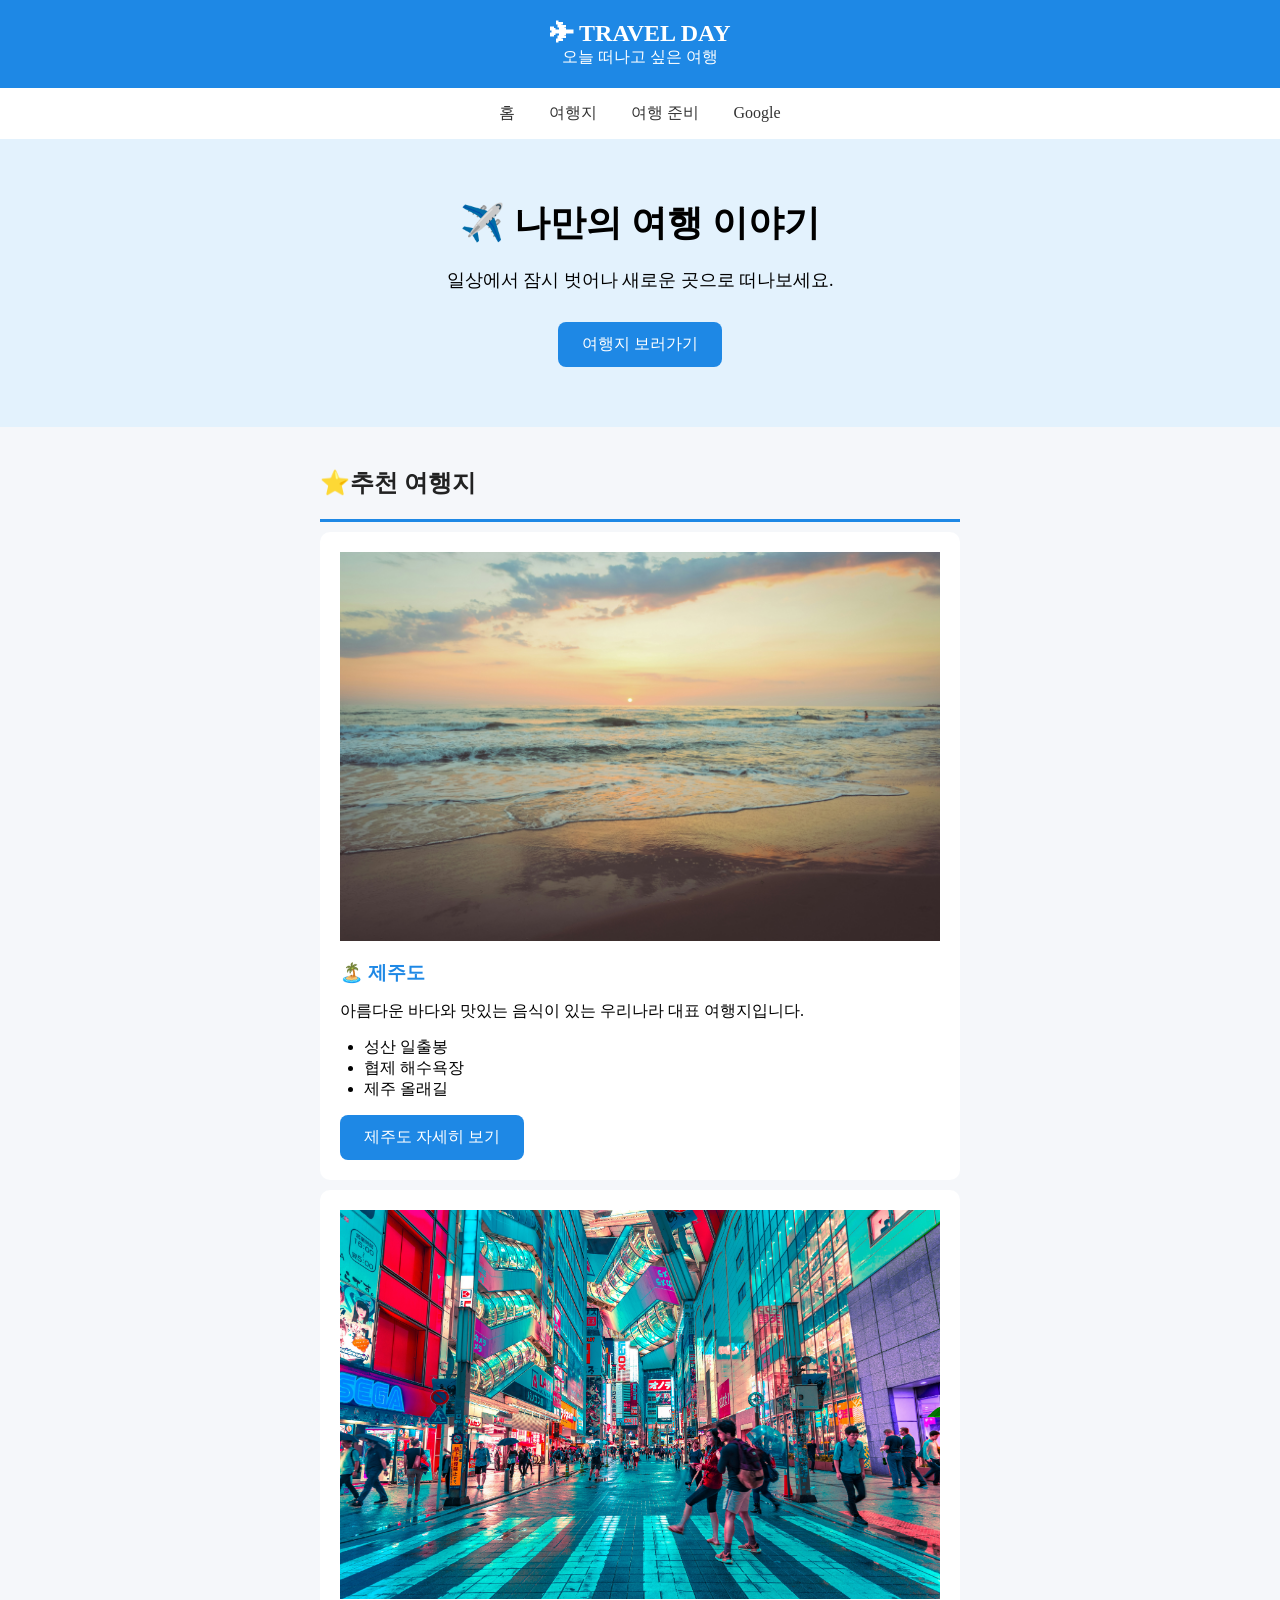
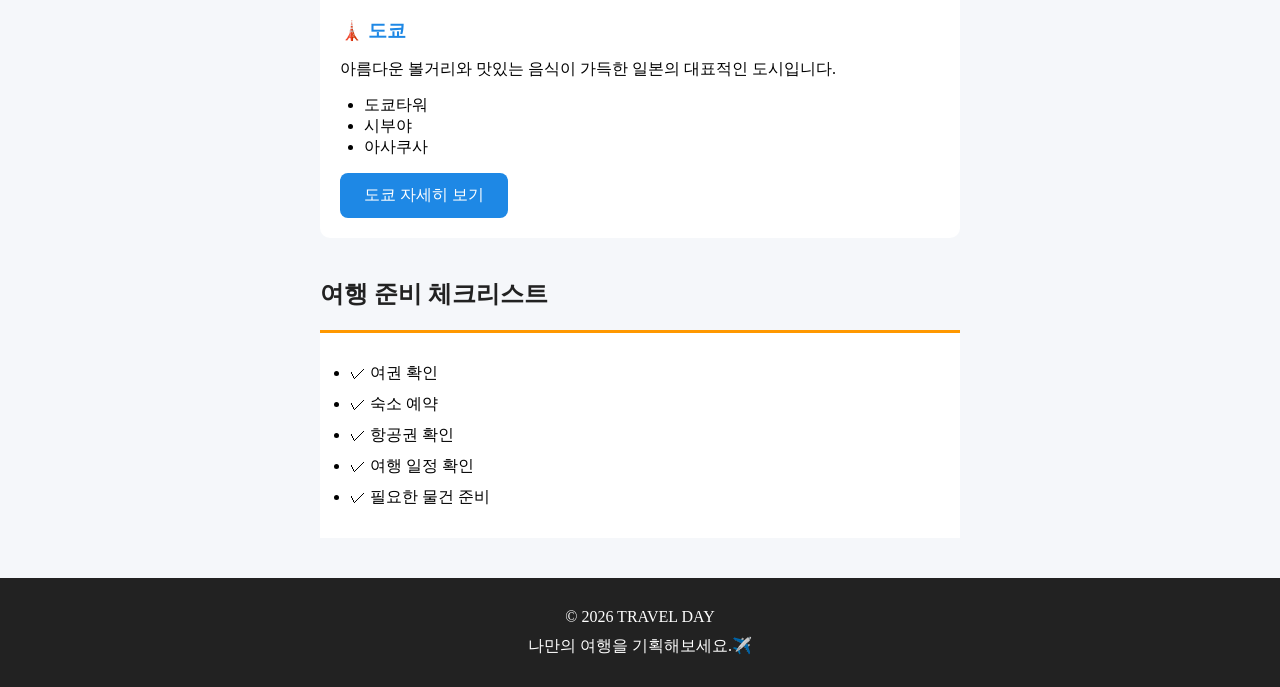
<file: index.html>
<!DOCTYPE html>
<html lang="ko">
<head>
    <meta charset="UTF-8">
    <meta name="viewport" content="width=device-width, initial-scale=1.0">
    <title>TRAVEL DAY</title>
    <link rel="stylesheet" href="main.css">
</head>
<body>
    <!-- 헤더 -->
    <header>
    <!-- 로고 -->
    <div id="logo">✈ TRAVEL DAY</div>
    <!-- 설명 -->
    <p>오늘 떠나고 싶은 여행</p>
    </header>
    <!-- 네비케이션 -->
    <nav>
        <a href="#">홈</a>
        <a href="#travel">여행지</a>
        <a href="#check">여행 준비</a>
        <a href="https://www.google.com">Google</a>
    </nav>
    <!-- 메인 베너 -->
    <div class="hero">
        <h1>✈️ 나만의 여행 이야기</h1>
        <p>일상에서 잠시 벗어나 새로운 곳으로 떠나보세요.</p>
        <a href="#" class="button">여행지 보러가기</a>
    </div>
    <!-- 추천 여행지 -->
    <section id="travel">
        <h2>⭐추천 여행지</h2>
        <hr>
        <!-- 제주도 -->
        <div class="travel">
            <img src="images/jeju.png" alt="제주해변">
            <h3>🏝️ 제주도</h3>
            <p>아름다운 바다와 맛있는 음식이 있는
                우리나라 대표 여행지입니다.</p>
            <ul>
                <li>성산 일출봉</li>
                <li>협제 해수욕장</li>
                <li>제주 올래길</li>
            </ul>
            <!-- 제주도 상세페이지 이동 버튼 -->
            <a href="jeju.html" class="button">제주도 자세히 보기</a>

        </div>
        <!-- 도쿄 -->
        <div class="travel">
            <img src="images/Tokyo.png" alt="도쿄">
            <h3>🗼 도쿄</h3>
            <p>아름다운 볼거리와 맛있는 음식이 가득한
                일본의 대표적인 도시입니다.</p>
            <ul>
                <li>도쿄타워</li>
                <li>시부야</li>
                <li>아사쿠사</li>
            </ul>
            <!-- 도쿄 상세페이지 이동 버튼 -->
            <a href="Tokyo.html" class="button">도쿄 자세히 보기</a> 
        </div>
    </section>
    <!-- 여행 준비 -->
    <section id="check">
        <h2>여행 준비 체크리스트</h2>
        <hr class="check_line">
        <!-- 준비 리스트 -->
        <ul class="check">
            <li>✓ 여권 확인</li>
            <li>✓ 숙소 예약</li>
            <li>✓ 항공권 확인</li>
            <li>✓ 여행 일정 확인</li>
            <li>✓ 필요한 물건 준비</li>
        </ul>
    </section>
    <!-- 풋터 -->
    <footer>
        <p>© 2026 TRAVEL DAY</p>
        <p>
            나만의 여행을 기획해보세요.✈️
        </p>
    </footer>
</body>
</html>
</file>
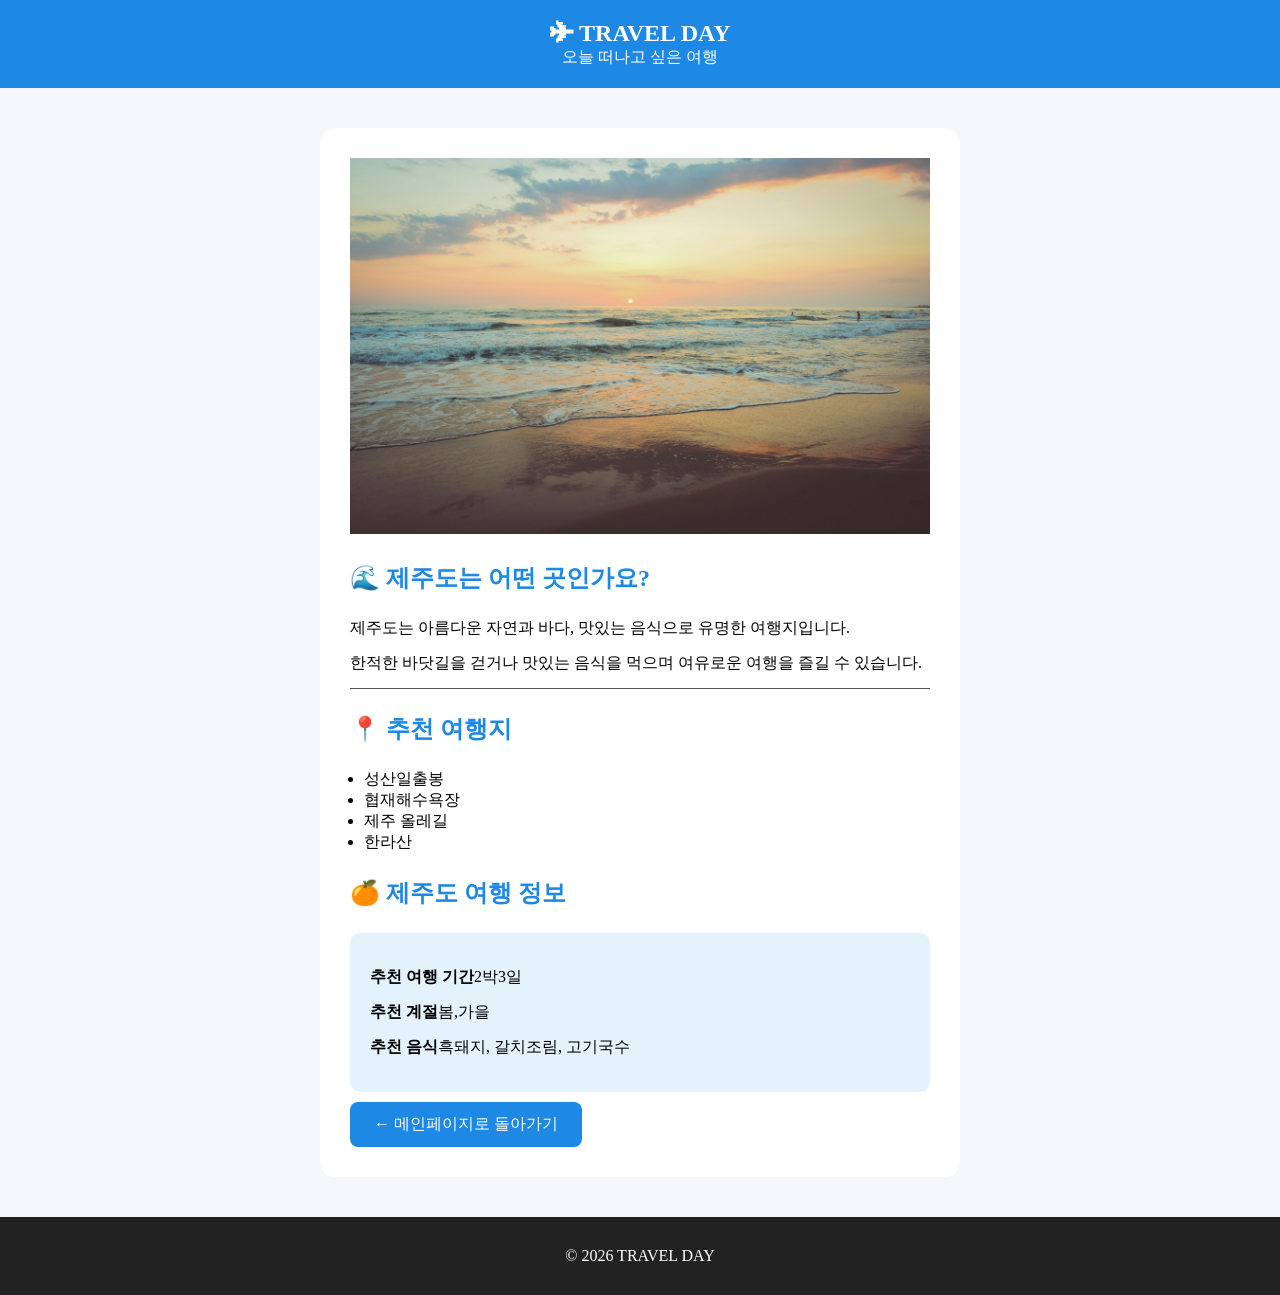
<file: jeju.html>
<!DOCTYPE html>
<html lang="ko">
<head>
    <meta charset="UTF-8">
    <meta name="viewport" content="width=device-width, initial-scale=1.0">
    <title>제주도 상세보기</title>
    <link rel="stylesheet" href="main.css">
</head>
<body>
    <!-- 헤더 -->
    <header>
    <!-- 로고 -->
    <div id="logo">✈ TRAVEL DAY</div>
    <!-- 설명 -->
    <p>오늘 떠나고 싶은 여행</p>
    </header>
    <!-- 메인 -->
    <section>
        <div class="intro">
            <img src="images/jeju.png" alt="제주해변">
            <h2>🌊 제주도는 어떤 곳인가요?</h2>

            <p>
                제주도는 아름다운 자연과 바다,
                맛있는 음식으로 유명한 여행지입니다.
            </p>

            <p>
                한적한 바닷길을 걷거나 맛있는 음식을
                먹으며 여유로운 여행을 즐길 수 있습니다.
            </p>
            <hr>
            <h2>📍 추천 여행지</h2>

            <ul>

                <li>성산일출봉</li>

                <li>협재해수욕장</li>

                <li>제주 올레길</li>

                <li>한라산</li>

            </ul>
            <h2>🍊 제주도 여행 정보</h2>
            <div class="info">
                <p><strong>추천 여행 기간</strong>2박3일</p>
                <p><strong>추천 계절</strong>봄,가을</p>
                <p><strong>추천 음식</strong>흑돼지, 갈치조림, 고기국수</p>
            </div> 
        <!-- 메인으로 돌아가기 버튼 -->
        <a href="index.html" class="button">
            ← 메인페이지로 돌아가기
        </a>
        </div>
    </section>
    <!-- 풋터 -->
    <footer>
        <p>© 2026 TRAVEL DAY</p>
    </footer>
</body>
</html>
</file>
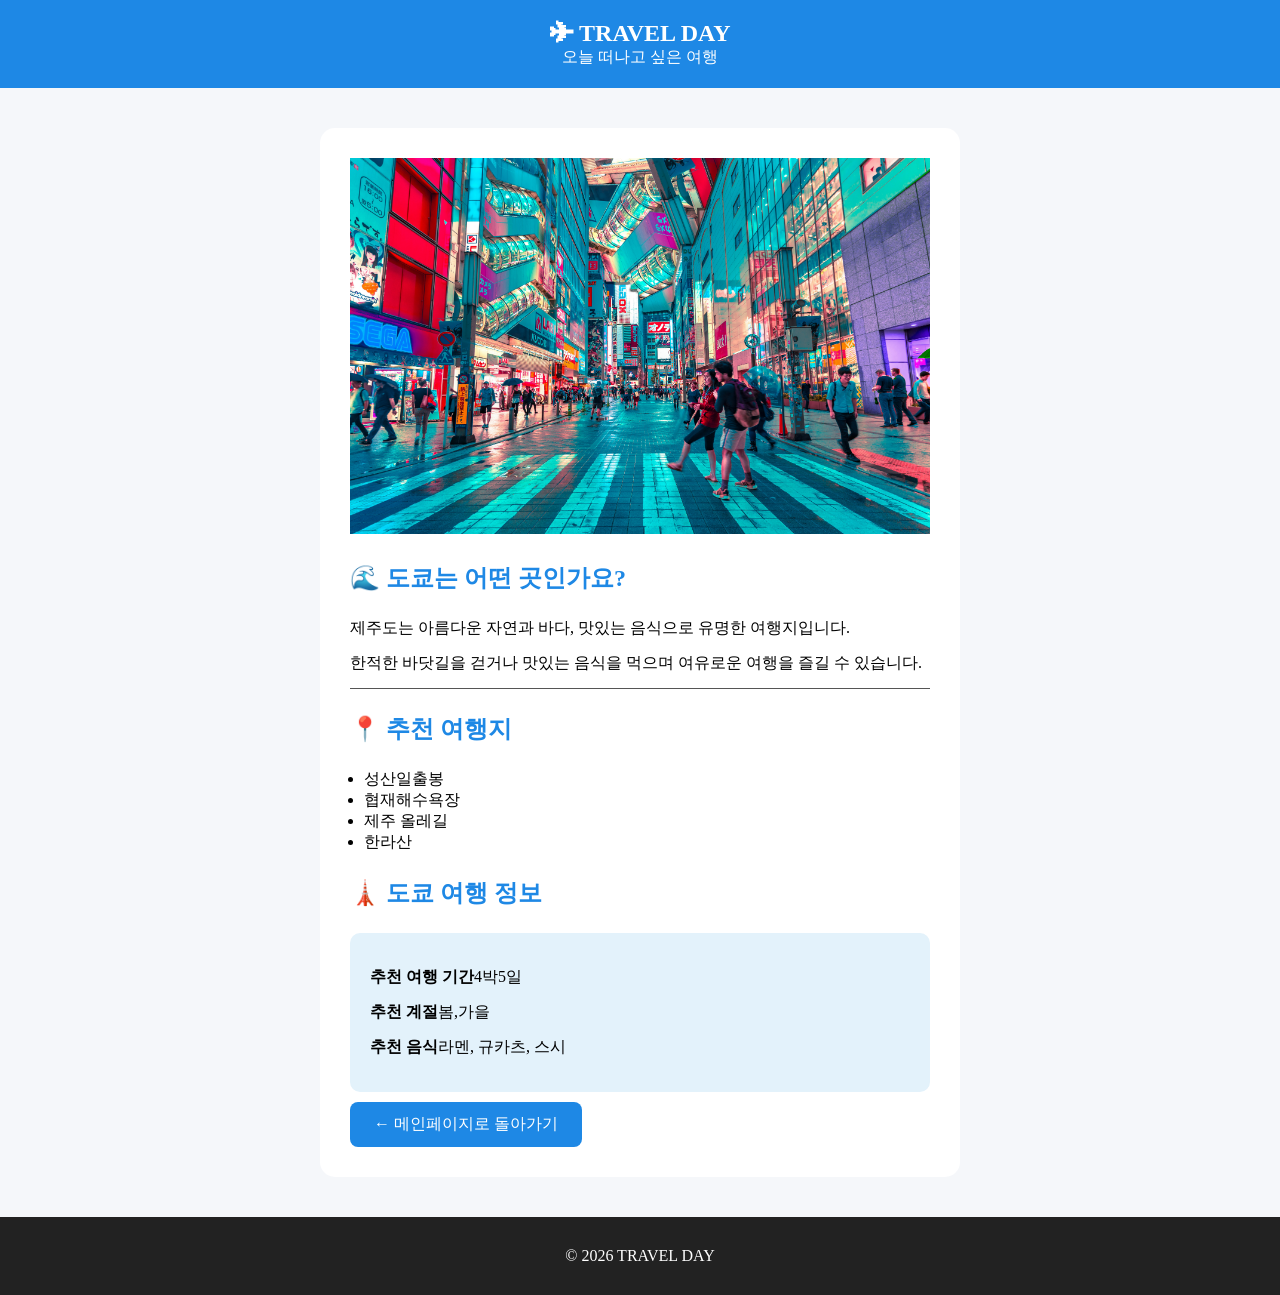
<file: Tokyo.html>
<!DOCTYPE html>
<html lang="ko">
<head>
    <meta charset="UTF-8">
    <meta name="viewport" content="width=device-width, initial-scale=1.0">
    <title>제주도 상세보기</title>
    <link rel="stylesheet" href="main.css">
</head>
<body>
    <!-- 헤더 -->
    <header>
    <!-- 로고 -->
    <div id="logo">✈ TRAVEL DAY</div>
    <!-- 설명 -->
    <p>오늘 떠나고 싶은 여행</p>
    </header>
    <!-- 메인 -->
    <section>
        <div class="intro">
            <img src="images/Tokyo.png" alt="제주해변">
            <h2>🌊 도쿄는 어떤 곳인가요?</h2>

            <p>
                제주도는 아름다운 자연과 바다,
                맛있는 음식으로 유명한 여행지입니다.
            </p>

            <p>
                한적한 바닷길을 걷거나 맛있는 음식을
                먹으며 여유로운 여행을 즐길 수 있습니다.
            </p>
            <hr>
            <h2>📍 추천 여행지</h2>

            <ul>

                <li>성산일출봉</li>

                <li>협재해수욕장</li>

                <li>제주 올레길</li>

                <li>한라산</li>

            </ul>
            <h2>🗼 도쿄 여행 정보</h2>
            <div class="info">
                <p><strong>추천 여행 기간</strong>4박5일</p>
                <p><strong>추천 계절</strong>봄,가을</p>
                <p><strong>추천 음식</strong>라멘, 규카츠, 스시</p>
            </div> 
        <!-- 메인으로 돌아가기 버튼 -->
        <a href="index.html" class="button">
            ← 메인페이지로 돌아가기
        </a>
        </div>
    </section>
    <!-- 풋터 -->
    <footer>
        <p>© 2026 TRAVEL DAY</p>
    </footer>
</body>
</html>
</file>
<file: main.css>
*{
    padding: 0;
    margin: 0;
    box-sizing: border-box;
}
html{
    scroll-behavior: smooth;
}
a{
    text-decoration: none;
    color: #333;
}
body{
    background-color: #F5F7FA;
}
/* 헤더 */
header{
    text-align: center;
    background-color: #1e88e5;
    color: #FFF;
    padding: 20px;
}
/* 로고 */
#logo{
    font-size: 24px;
    font-weight: bold;
}
/* 네비게이션(메뉴)*/
nav{
    text-align: center;
    background-color: #FFF;
    padding: 15px;
}
/* 메뉴 */
nav a{
    margin-left: 15px;
    margin-right: 15px;
}
/* 메인 베너 */
.hero{
    text-align: center;
    background-color: #e3f2fd;
    padding: 60px;
}
.hero h1{
    font-size: 36px;
}
.hero p{
    font-size: 18px;
    margin-top: 20px;
    margin-bottom: 30px;
}
.button{
    background-color: #1e88e5;
    padding: 12px 24px;
    color: #fff;
    border-radius: 8px;
    display: inline-block;
}
/* 공통영역 */
section{
    width: 50%;
    margin: 40px auto;
    /* background-color: red; */
}
section h2{
    color: #222;
    margin:20px 0;
}
hr{
    border: 0;
    border-top: 3px solid #1e88e5;
}
/* 제주도 여행지 */
.travel{
    padding: 20px;
    background-color: #fff;
    border-radius: 10px;
    margin: 10px 0;
}
.travel img{
    width: 100%;
}
.travel ul{
    margin-left: 24px;
    margin-bottom: 15px;
}
.travel h3{
    color: #1e88e5;
    margin-top:15px;
}
.travel p{
    padding: 15px 0;
}
/* 여행 준비 */
.check_line{
    border: 0;
    border-top: 3px solid #ff9800;
}
/* 준비 리스트 */
.check{
    background-color: #fff;
    padding: 20px;
}
.check li{
    margin: 10px;
}
/* 풋터 */
footer{
    background-color: #222;
    color: #fff;
    text-align: center;
    padding: 20px;
}
footer p{
    margin: 10px 0;
}
/* 제주 상세보기 */
.intro{
    padding: 30px;
    border-radius: 15px;
    background-color: #fff;
}
.intro img{
    width: 100%;
}
.intro h2{
    margin: 24px 0;
    color: #1e88e5;
}
.intro p{
    margin: 14px 0;
}
.intro hr{
    border-top: 1px solid #555;
}
.intro li{
    margin-left: 14px;
}
/* 여행 정보 */
.info{
    background-color:#e3f2fb;
    padding: 20px;
    border-radius: 10px;
    margin-bottom: 10px;
}
</file>
